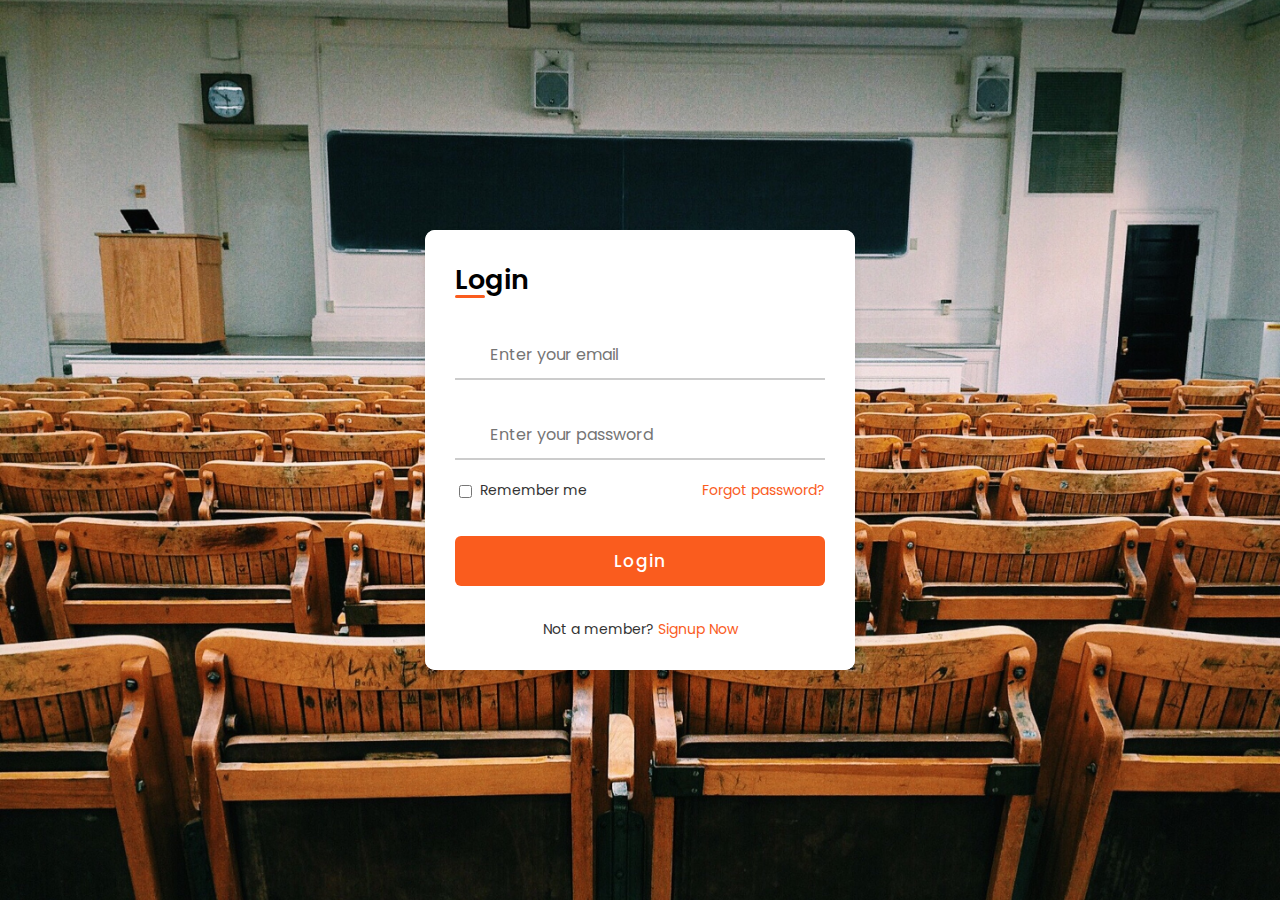
<file: Signin_Login/index.html>
<!DOCTYPE html>
<html lang="en">
<head>
    <meta charset="UTF-8">
    <meta http-equiv="X-UA-Compatible" content="IE=edge">
    <meta name="viewport" content="width=device-width, initial-scale=1.0">
<!--     
    ===== Iconscout CSS ===== -->
    <link rel="stylesheet" href="https://unicons.iconscout.com/release/v4.0.0/css/line.css">

    <!-- ===== CSS ===== -->
    <link rel="stylesheet" href="sytle.css">
         
    <!--<title>Login & Registration Form</title>-->
</head>
<body>
    
    <div class="container">
        <div class="forms">
            <div class="form login">
                <span class="title">Login</span>

                <form action="#">
                    <div class="input-field">
                        <input type="text" placeholder="Enter your email" required>
                        <i class="uil uil-envelope icon"></i>
                    </div>
                    <div class="input-field">
                        <input type="password" class="password" placeholder="Enter your password" required>
                        <i class="uil uil-lock icon"></i>
                        <i class="uil uil-eye-slash showHidePw"></i>
                    </div>

                    <div class="checkbox-text">
                        <div class="checkbox-content">
                            <input type="checkbox" id="logCheck">
                            <label for="logCheck" class="text">Remember me</label>
                        </div>
                        
                        <a href="#" class="text">Forgot password?</a>
                    </div>

                    <div class="input-field button">
                       <a href="./logined.html"> <input type="button" value="Login"></a>
                    </div>
                </form>

                <div class="login-signup">
                    <span class="text">Not a member?
                        <a href="#" class="text signup-link">Signup Now</a>
                    </span>
                </div>
            </div>

            <!-- Registration Form -->
            <div class="form signup">
                <span class="title">Registration</span>

                <form action="#">
                    <div class="input-field">
                        <input type="text" placeholder="Enter your name" required>
                        <i class="uil uil-user"></i>
                    </div>
                    <div class="input-field">
                        <input type="text" placeholder="Enter your email" required>
                        <i class="uil uil-envelope icon"></i>
                    </div>
                    <div class="input-field">
                        <input type="password" class="password" placeholder="Create a password" required>
                        <i class="uil uil-lock icon"></i>
                    </div>
                    <div class="input-field">
                        <input type="password" class="password" placeholder="Confirm a password" required>
                        <i class="uil uil-lock icon"></i>
                        <i class="uil uil-eye-slash showHidePw"></i>
                    </div>

                    <div class="checkbox-text">
                        <div class="checkbox-content">
                            <input type="checkbox" id="termCon">
                            <label for="termCon" class="text">I accepted all terms and conditions</label>
                        </div>
                    </div>

                    <div class="input-field button">
                        <input type="button" value="Signup">
                    </div>
                </form>

                <div class="login-signup">
                    <span class="text">Already a member?
                        <a href="#" class="text login-link">Login Now</a>
                    </span>
                </div>
            </div>
        </div>
    </div>

    <script src="app.js"></script>
</body>
</html>
</file>
<file: Signin_Login/sytle.css>
/* ===== Google Font Import - Poformsins ===== */
@import url('https://fonts.googleapis.com/css2?family=Poppins:wght@300;400;500;600;700&display=swap');

*{
    margin: 0;
    padding: 0;
    box-sizing: border-box;
    font-family: 'Poppins', sans-serif;
}

body{
    height: 100vh;
    display: flex;
    align-items: center;
    justify-content: center;
    /* background-color:  #fa5c1e; */
    background: url('../back.jpg') no-repeat center center/cover;  
}

@media screen and (max-width:500px){
    body{
      
        background-color:  #fa5c1e;
        background-image: none;
     
    }
}





.container{
    position: relative;
    max-width: 430px;
    width: 100%;
    background: #fff;
    border-radius: 10px;
    box-shadow: 0 5px 10px rgba(0, 0, 0, 0.1);
    overflow: hidden;
    margin: 0 20px;
}

.container .forms{
    display: flex;
    align-items: center;
    height: 440px;
    width: 200%;
    transition: height 0.2s ease;
}


.container .form{
    width: 50%;
    padding: 30px;
    background-color: #fff;
    transition: margin-left 0.18s ease;
}

.container.active .login{
    margin-left: -50%;
    opacity: 0;
    transition: margin-left 0.18s ease, opacity 0.15s ease;
}

.container .signup{
    opacity: 0;
    transition: opacity 0.09s ease;
}
.container.active .signup{
    opacity: 1;
    transition: opacity 0.2s ease;
}

.container.active .forms{
    height: 600px;
}
.container .form .title{
    position: relative;
    font-size: 27px;
    font-weight: 600;
}

.form .title::before{
    content: '';
    position: absolute;
    left: 0;
    bottom: 0;
    height: 3px;
    width: 30px;
    background-color: #fa5c1e;
    border-radius: 25px;
}

.form .input-field{
    position: relative;
    height: 50px;
    width: 100%;
    margin-top: 30px;
}

.input-field input{
    position: absolute;
    height: 100%;
    width: 100%;
    padding: 0 35px;
    border: none;
    outline: none;
    font-size: 16px;
    border-bottom: 2px solid #ccc;
    border-top: 2px solid transparent;
    transition: all 0.2s ease;
}

.input-field input:is(:focus, :valid){
    border-bottom-color: #fa5c1e;
}

.input-field i{
    position: absolute;
    top: 50%;
    transform: translateY(-50%);
    color: #999;
    font-size: 23px;
    transition: all 0.2s ease;
}

.input-field input:is(:focus, :valid) ~ i{
    color: #fa5c1e;
}

.input-field i.icon{
    left: 0;
}
.input-field i.showHidePw{
    right: 0;
    cursor: pointer;
    padding: 10px;
}

.form .checkbox-text{
    display: flex;
    align-items: center;
    justify-content: space-between;
    margin-top: 20px;
}

.checkbox-text .checkbox-content{
    display: flex;
    align-items: center;
}

.checkbox-content input{
    margin: 0 8px -2px 4px;
    accent-color: #fa5c1e;
}

.form .text{
    color: #333;
    font-size: 14px;
}

.form a.text{
    color: #fa5c1e;
    text-decoration: none;
}
.form a:hover{
    text-decoration: underline;
}

.form .button{
    margin-top: 35px;
}

.form .button input{
    border: none;
    color: #fff;
    font-size: 17px;
    font-weight: 500;
    letter-spacing: 1px;
    border-radius: 6px;
    background-color: #fa5c1e;
    cursor: pointer;
    transition: all 0.3s ease;
}

.button input:hover{
    background-color:#fa5c1e;
}

.form .login-signup{
    margin-top: 30px;
    text-align: center;
}
</file>
